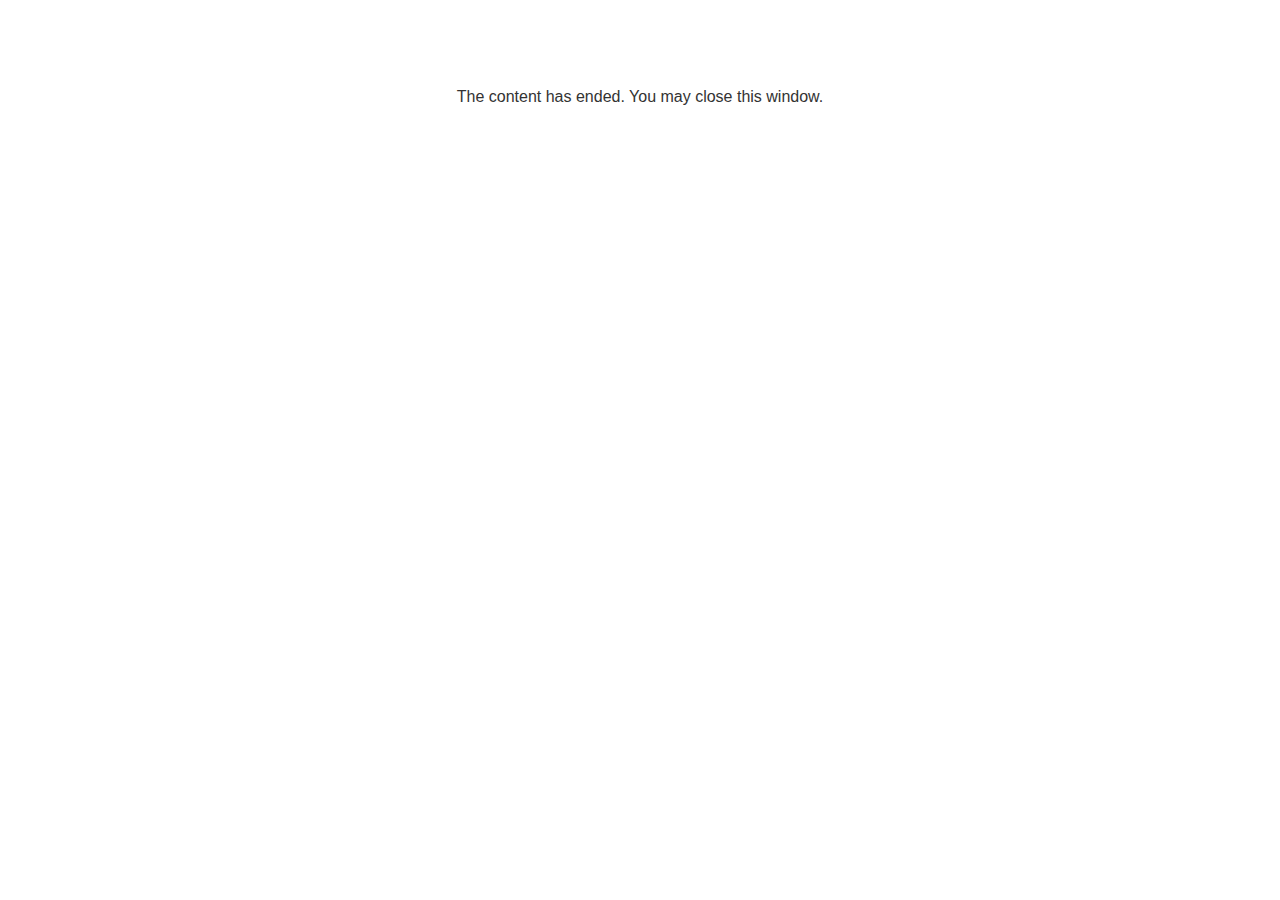
<file: lms/goodbye.html>
<!doctype html>
<html>
<body style="background-color: #ffffff;">

<p role="alert" style="color: #333333;font-family: Open Sans, articulate, tahoma, arial;font-size: medium;text-align: center;">
<br><br><br><br>
The content has ended. You may close this window.
</p>

</body>
</html>
</file>
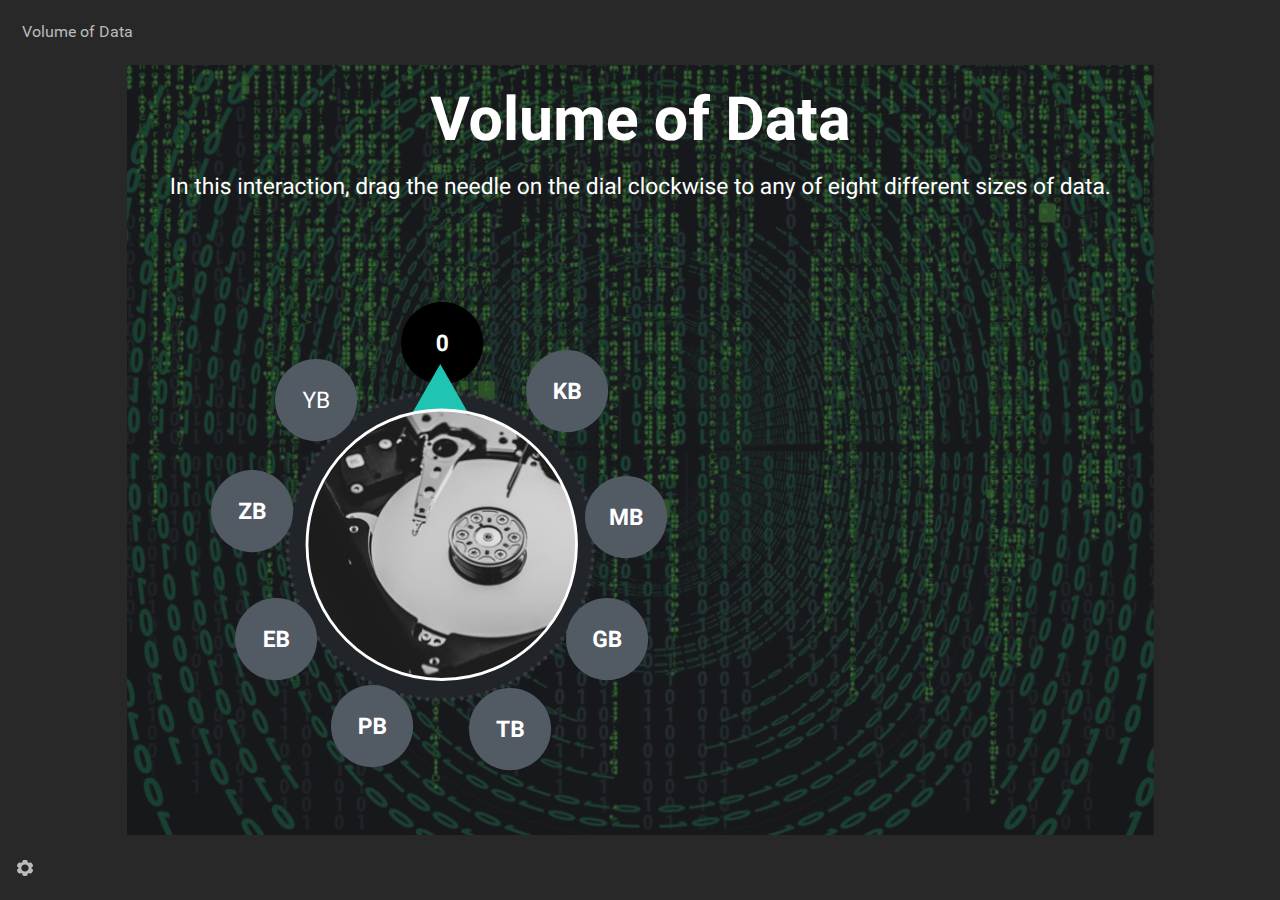
<file: story_content/WebObjects/5qTP0eV24EY/assets/w6OqJYqvM8Ci1lse/story.html>
<!doctype html>
<html lang="en-US">
<head>
  <meta charset="utf-8">
  <!-- Created using Storyline 360 - http://www.articulate.com  -->
  <!-- version: 3.60.26947.0 -->
  <title>Volume of Data</title>
  <meta http-equiv="x-ua-compatible" content="IE=edge"/>
  <meta name="viewport" content="width=device-width,initial-scale=1,user-scalable=no,shrink-to-fit=no,minimal-ui"/>
  <meta name="apple-mobile-web-app-capable" content="yes"/>
  <style>
    html, body { height: 100%; padding: 0; margin: 0 }
    #app { height: 100%; width: 100%; }
  </style>
  
  <script>window.THREE = { };</script>
<meta name="robots" content="noindex, nofollow"></head>
<body style="background: #282828" class="cs-HTML theme-unified">
<script src="player-interface.js"></script>
  <script>!function(e){var i=/iPhone/i,o=/iPod/i,n=/iPad/i,t=/(?=.*\bAndroid\b)(?=.*\bMobile\b)/i,d=/Android/i,s=/(?=.*\bAndroid\b)(?=.*\bSD4930UR\b)/i,b=/(?=.*\bAndroid\b)(?=.*\b(?:KFOT|KFTT|KFJWI|KFJWA|KFSOWI|KFTHWI|KFTHWA|KFAPWI|KFAPWA|KFARWI|KFASWI|KFSAWI|KFSAWA)\b)/i,r=/IEMobile/i,h=/(?=.*\bWindows\b)(?=.*\bARM\b)/i,a=/BlackBerry/i,l=/BB10/i,p=/Opera Mini/i,f=/(CriOS|Chrome)(?=.*\bMobile\b)/i,u=/(?=.*\bFirefox\b)(?=.*\bMobile\b)/i,c=new RegExp("(?:Nexus 7|BNTV250|Kindle Fire|Silk|GT-P1000)","i"),w=function(e,i){return e.test(i)},A=function(e){var A=e||navigator.userAgent,v=A.split("[FBAN");if(void 0!==v[1]&&(A=v[0]),this.apple={phone:w(i,A),ipod:w(o,A),tablet:!w(i,A)&&w(n,A),device:w(i,A)||w(o,A)||w(n,A)},this.amazon={phone:w(s,A),tablet:!w(s,A)&&w(b,A),device:w(s,A)||w(b,A)},this.android={phone:w(s,A)||w(t,A),tablet:!w(s,A)&&!w(t,A)&&(w(b,A)||w(d,A)),device:w(s,A)||w(b,A)||w(t,A)||w(d,A)},this.windows={phone:w(r,A),tablet:w(h,A),device:w(r,A)||w(h,A)},this.other={blackberry:w(a,A),blackberry10:w(l,A),opera:w(p,A),firefox:w(u,A),chrome:w(f,A),device:w(a,A)||w(l,A)||w(p,A)||w(u,A)||w(f,A)},this.seven_inch=w(c,A),this.any=this.apple.device||this.android.device||this.windows.device||this.other.device||this.seven_inch,this.phone=this.apple.phone||this.android.phone||this.windows.phone,this.tablet=this.apple.tablet||this.android.tablet||this.windows.tablet,"undefined"==typeof window)return this},v=function(){var e=new A;return e.Class=A,e};"undefined"!=typeof module&&module.exports&&"undefined"==typeof window?module.exports=A:"undefined"!=typeof module&&module.exports&&"undefined"!=typeof window?module.exports=v():"function"==typeof define&&define.amd?define("isMobile",[],e.isMobile=v()):e.isMobile=v()}(this);
    window.isMobile.apple.tablet = window.isMobile.apple.tablet ||
      (navigator.platform === 'MacIntel' && navigator.maxTouchPoints > 1);
    window.isMobile.apple.device = window.isMobile.apple.device || window.isMobile.apple.tablet;
    window.isMobile.tablet = window.isMobile.tablet || window.isMobile.apple.tablet;
    window.isMobile.any = window.isMobile.any || window.isMobile.apple.tablet;
  </script>

  <div id="focus-sink" tabindex="-1"></div>

  <div id="preso"></div>
  <script>
    window.DS = {};
    window.globals = {
      DATA_PATH_BASE: '',
      HAS_FRAME: true,
      HAS_SLIDE: true,

      lmsPresent: false,
      tinCanPresent: false,
      cmi5Present: false,
      aoSupport: false,
      scale: 'noscale',
      captureRc: false,
      browserSize: 'optimal',
      bgColor: '#282828',
      features: 'InsertSvgPicture,MultipleQuizTracking,ThreeSixtyDegreeProgressTrackingExclusions',
      themeName: 'unified',
      preloaderColor: '#FFFFFF',
      suppressAnalytics: false,
      productChannel: 'stable',
      publishSource: 'storyline',
      aid: 'aid|495fd4d0-39a4-4387-8f52-10a318a6e345',
      cid: 'bb2640c2-f4ab-4bba-93eb-2726533a88e3',
      playerVersion: '3.60.26947.0',
      maxIosVideoElements: 10,

      
      parseParams: function(qs) {
        if (window.globals.parsedParams != null) {
          return window.globals.parsedParams;
        }
        qs = (qs || window.location.search.substr(1)).split('+').join(' ');
        var params = {},
            tokens,
            re = /[?&]?([^=]+)=([^&]*)/g;

        while (tokens = re.exec(qs)) {
          params[decodeURIComponent(tokens[1]).trim()] =
            decodeURIComponent(tokens[2]).trim();
        }
        window.globals.parsedParams = params;
        return params;
      }

    };

    (function() {

      var classTypes = [ 'desktop', 'mobile', 'phone', 'tablet' ];

      var addDeviceClasses = function(prefix, testObj) {
        var curr, i;
        for (i = 0; i < classTypes.length; i++) {
          curr = classTypes[i];
          if (testObj[curr]) {
            document.body.classList.add(prefix + curr);
          }
        }
      };

      var params = window.globals.parseParams(),
          isDevicePreview = params.devicepreview === '1',
          isPhoneOverride = params.deviceType === 'phone' || (isDevicePreview && params.phone == '1'),
          isTabletOverride = (params.deviceType === 'tablet' || isDevicePreview) && !isPhoneOverride,
          isMobileOverride = isPhoneOverride || isTabletOverride;

      var deviceView = {
        desktop: !window.isMobile.any && !isMobileOverride,
        mobile: window.isMobile.any || isMobileOverride,
        phone: isPhoneOverride || (window.isMobile.phone && !isTabletOverride),
        tablet: isTabletOverride || window.isMobile.tablet
      };

      window.globals.deviceView = deviceView;
      window.isMobile.desktop = !window.isMobile.any;
      window.isMobile.mobile = window.isMobile.any;

      addDeviceClasses('view-', deviceView);

    })();
  </script>
  
  <script src='story_content/user.js' type=text/javascript></script>
  <div class="slide-loader"></div>

  <script>
    var doc = document, loader = doc.body.querySelector('.slide-loader'); [ 1, 2, 3 ].forEach(function(n) { var d = doc.createElement('div'); d.style.backgroundColor = window.globals.preloaderColor; d.classList.add('mobile-loader-dot'); d.classList.add('dot' + n); loader.appendChild(d); });
  </script>

  <div class="mobile-load-title-overlay" style="display: none">
    <div class="mobile-load-title">Volume of Data</div>
  </div>

  <div class="mobile-chrome-warning"></div>

  <script>
    
    if (window.autoSpider && window.vInterfaceObject) {
      document.querySelector('.mobile-load-title-overlay').style.display = 'none';
    }
  </script>

  

  <link rel="stylesheet" href="html5/data/css/output.min.css" data-noprefix/>
</body>
<script src="html5/lib/scripts/bootstrapper.min.js"></script>
</html>
</file>
<file: story_content/WebObjects/5qTP0eV24EY/assets/w6OqJYqvM8Ci1lse/html5/data/css/output.min.css>
@font-face {
  font-family: 'RobotoBold Charset1Bold39D6CD45';
  src: url('[data-uri]');
  font-style: normal;
  font-weight: normal;
}
@font-face {
  font-family: 'Roboto Charset1_ 6IKMXwE2DC572D';
  src: url('[data-uri]');
  font-style: normal;
  font-weight: normal;
}
@font-face {
  font-family: 'Roboto Charset0_v5lJSRq46A5EDB0';
  src: url('[data-uri]');
  font-style: normal;
  font-weight: normal;
}
@font-face {
  font-family: 'RobotoBold Charset0BoldDCB83F8C';
  src: url('[data-uri]');
  font-style: normal;
  font-weight: normal;
}
@font-face {
  font-family: 'Arial Charset0_v8wz5YMo9EE9FF07';
  src: url('[data-uri]');
  font-style: normal;
  font-weight: normal;
}
.cs-HTML {
  background: rgba(40, 40, 40, 1);
}
.cs-npnxnanbnsnfns00000000001 .cs-infopanel  {
  box-shadow: 0 1px 0 rgba(0, 0, 0, 0);
  background: rgba(255, 255, 255, 1);
}
.cs-npnxnanbnsnfns00000000001 .cs-infopanel .cs-link {
  color: rgba(186, 187, 186, 1);
}
.cs-npnxnanbnsnfns00000000001 .cs-infopanel .cs-link:hover {
  color: rgba(255, 255, 255, 1);
}
.cs-npnxnanbnsnfns00000000001 .cs-infopanel .cs-name {
  color: rgba(68, 68, 68, 1);
}
.cs-npnxnanbnsnfns00000000001 .cs-infopanel .cs-title {
  color: rgba(153, 153, 153, 1);
}
.cs-npnxnanbnsnfns00000000001 .cs-infopanelpopup  {
  box-shadow: 0 1px 0 rgba(0, 0, 0, 0);
  background: rgba(0, 0, 0, 0);
}
.cs-npnxnanbnsnfns00000000001 .cs-infopanelpopup .cs-link {
  color: rgba(255, 0, 0, 1);
}
.cs-npnxnanbnsnfns00000000001 .cs-infopanelpopup .cs-link:hover {
  color: rgba(255, 255, 255, 1);
}
.cs-npnxnanbnsnfns00000000001 .cs-infopanelpopup .cs-name {
  color: rgba(255, 255, 255, 1);
}
.cs-npnxnanbnsnfns00000000001 .cs-infopanelpopup .cs-bio {
  color: rgba(186, 187, 186, 1);
}
.cs-npnxnanbnsnfns00000000001 .cs-timer  {
  color: rgba(186, 187, 186, 1);
}
.cs-npnxnanbnsnfns00000000001 .cs-duration stop:first-child {
  stop-color: rgba(60, 60, 60, 1);
}
.cs-npnxnanbnsnfns00000000001 .cs-duration stop:last-child {
  stop-color: rgba(60, 60, 60, 1);
}
.cs-npnxnanbnsnfns00000000001 .cs-elapsed stop:first-child {
  stop-color: rgba(254, 227, 71, 1);
}
.cs-npnxnanbnsnfns00000000001 .cs-elapsed stop:last-child {
  stop-color: rgba(254, 227, 71, 1);
}
.cs-npnxnanbnsnfns00000000001 .cs-timer .cs-pie .cs-innerstroke {
  stroke: rgba(199, 199, 199, 1);
}
.cs-npnxnanbnsnfns00000000001 .cs-timer .cs-pie .cs-innerborder {
  stroke: rgba(255, 255, 255, 1);
}
.cs-npnxnanbnsnfns00000000001 .cs-window  {
  box-shadow: 0 8px 5px rgba(0, 0, 0, 0.2);
  border-color: rgba(49, 99, 0, 0);
  background: rgba(33, 33, 33, 1);
  color: rgba(248, 248, 248, 1);
}
.cs-npnxnanbnsnfns00000000001 .cs-window .cs-diva {
  border-color: rgba(78, 78, 78, 1);
}
.cs-npnxnanbnsnfns00000000001 .cs-window .cs-divb {
  border-color: rgba(78, 78, 78, 0);
}
.cs-npnxnanbnsnfns00000000001 .cs-editor .cs-editor-slide {
  color: rgba(226, 226, 226, 1);
}
.cs-npnxnanbnsnfns00000000001 .cs-editor .cs-editor-html {
  color: rgba(186, 187, 186, 1);
}
.cs-npnxnanbnsnfns00000000001 .cs-editor .cs-editor-button {
  text-shadow: 0 1px 0 rgba(0, 0, 0, 0);
  color: rgba(255, 255, 255, 1);
  border-color: rgba(211, 211, 211, 1);
  background: rgba(34, 34, 34, 1);
}
.cs-npnxnanbnsnfns00000000001 .cs-editor .cs-editor-button:hover {
  background: rgba(68, 68, 68, 1);
}
.cs-npnxnanbnsnfns00000000001 .cs-editor .cs-editor-button:active {
  background: rgba(68, 68, 68, 1);
}
.cs-npnxnanbnsnfns00000000001 .cs-listitem  {
  color: rgba(186, 187, 186, 1);
  border-color: none;
  border: 1px solid transparent;
}
.cs-npnxnanbnsnfns00000000001 .cs-listitem:hover {
  background: rgba(255, 255, 255, 0.06);
  border-color: rgba(108, 108, 108, 1) !important;
  border-width: 1px;
  border-radius: 2px;
  border-style: solid;
  box-sizing: border-box;
}
.cs-npnxnanbnsnfns00000000001 .cs-listitem.hover {
  background: rgba(255, 255, 255, 0.06);
  border-color: rgba(108, 108, 108, 1) !important;
  border-width: 1px;
  border-radius: 2px;
  border-style: solid;
  box-sizing: border-box;
}
.cs-npnxnanbnsnfns00000000001 .cs-glossary  {
  color: rgba(186, 187, 186, 1);
}
.cs-npnxnanbnsnfns00000000001 .cs-glossary .cs-scrolling-panel {
  background: rgba(0, 0, 0, 0);
}
.cs-npnxnanbnsnfns00000000001 .cs-glossary .cs-term.cs-selected .cs-choice-list-trigger {
  color: rgba(255, 255, 255, 1);
  background: rgba(255, 255, 255, 1);
}
.cs-npnxnanbnsnfns00000000001 .cs-glossary .cs-term.cs-selected .cs-choice-list-trigger:focus {
  color: rgba(255, 255, 255, 1);
  background: rgba(255, 255, 255, 1);
}
.cs-npnxnanbnsnfns00000000001 .cs-glossary .cs-term:hover .cs-choice-list-trigger {
  background: rgba(186, 187, 186, 1);
}
.cs-npnxnanbnsnfns00000000001 .cs-glossary .cs-term.hover .cs-choice-list-trigger {
  background: rgba(186, 187, 186, 1);
}
.cs-npnxnanbnsnfns00000000001 .cs-glossary .cs-term .cs-choice-list-trigger:focus {
  background: rgba(186, 187, 186, 1);
}
.cs-npnxnanbnsnfns00000000001 .cs-glossary .cs-diva {
  border-color: rgba(0, 0, 0, 0);
}
.cs-npnxnanbnsnfns00000000001 .cs-glossary .cs-divb {
  border-color: rgba(0, 0, 0, 0);
}
.cs-npnxnanbnsnfns00000000001 .cs-glossary .cs-divc {
  border-color: rgba(0, 0, 0, 0);
}
.cs-npnxnanbnsnfns00000000001 .cs-glossary .cs-heading {
  color: rgba(248, 248, 248, 1);
  font-weight: 700;
}
.note-content p span {
  color: rgba(186, 187, 186, 1);
  line-height: 1.4em;
  font-size: 103.769%;
}
.cs-npnxnanbnsnfns00000000001 .cs-resource .cs-separator {
  border-color: rgba(0, 0, 0, 0);
}
.cs-npnxnanbnsnfns00000000001 .cs-outline  {
  color: rgba(45, 45, 45, 1);
}
.cs-npnxnanbnsnfns00000000001 .cs-outline .cs-diva {
  border-color: rgba(0, 0, 0, 0);
}
.cs-npnxnanbnsnfns00000000001 .cs-outline .cs-divb {
  border-color: rgba(0, 0, 0, 0);
}
.cs-npnxnanbnsnfns00000000001 .cs-outline .cs-divc {
  border-color: rgba(0, 0, 0, 0);
}
.cs-npnxnanbnsnfns00000000001 .cs-outline .cs-search-filter:hover {
  color: rgba(0, 0, 0, 0);
}
.cs-npnxnanbnsnfns00000000001 .cs-outline .cs-search-filter.hover {
  color: rgba(0, 0, 0, 0);
}
.cs-npnxnanbnsnfns00000000001 .cs-transcript  {
  color: rgba(255, 255, 255, 1);
}
.cs-npnxnanbnsnfns00000000001 .cs-transcript .cs-div {
  border-color: rgba(0, 0, 0, 0);
}
.cs-npnxnanbnsnfns00000000001 .cs-tabs:not(.topmenu-item) {
  color: rgba(248, 248, 248, 1);
}
.cs-npnxnanbnsnfns00000000001 .cs-tabs .cs-inner-button:not(.topmenu-item) {
  text-shadow: 0 1px 0 rgba(0, 0, 0, 0);
}
.cs-npnxnanbnsnfns00000000001 .cs-tabs:hover:not(.topmenu-item) {
  color: rgba(248, 248, 248, 1);
}
.cs-npnxnanbnsnfns00000000001 .cs-tabs.cs-selected {
  background: rgba(0, 0, 0, 0);
  color: rgba(248, 248, 248, 1);
}
.cs-npnxnanbnsnfns00000000001 .cs-seekcontrol  {
  background: rgba(0, 0, 0, 0);
  border-color: rgba(0, 0, 0, 0);
}
.cs-npnxnanbnsnfns00000000001 .cs-seekcontrol .cs-button:hover .cs-icon {
  fill: rgba(255, 255, 255, 1);
}
.cs-npnxnanbnsnfns00000000001 .cs-seekcontrol .cs-button.hover .cs-icon {
  fill: rgba(255, 255, 255, 1);
}
.cs-npnxnanbnsnfns00000000001 .cs-seekcontrol .cs-button .cs-icon-shadow {
  fill: rgba(0, 0, 0, 0);
}
.cs-npnxnanbnsnfns00000000001 .cs-seekcontrol .cs-button .cs-icon {
  fill: rgba(180, 180, 180, 1);
}
.cs-npnxnanbnsnfns00000000001 .cs-seekcontrol .cs-seek .cs-fill {
  background: rgba(255, 255, 255, 0.6);
}
.cs-npnxnanbnsnfns00000000001 .cs-seekcontrol .cs-seek {
  background: rgba(108, 108, 108, 1);
  border-color: rgba(0, 0, 0, 0);
}
.cs-npnxnanbnsnfns00000000001 .cs-searchinput .cs-input {
  color: rgba(186, 187, 186, 1);
  border-color: rgba(0, 0, 0, 0);
  background: rgba(255, 255, 255, 0.06);
}
.cs-npnxnanbnsnfns00000000001 .cs-searchinput .cs-input:focus {
  color: rgba(248, 248, 248, 1);
  background: rgba(41, 41, 41, 1);
}
.cs-npnxnanbnsnfns00000000001 .cs-searchinput .cs-input:hover {
  box-shadow: inset 0 0 1px 0 rgba(69, 126, 19, 0);
}
.cs-npnxnanbnsnfns00000000001 .cs-searchinput .cs-input.hover {
  box-shadow: inset 0 0 1px 0 rgba(69, 126, 19, 0);
}
.cs-npnxnanbnsnfns00000000001 .cs-searchinput .cs-button .cs-icon {
  fill: rgba(186, 187, 186, 1);
}
.cs-npnxnanbnsnfns00000000001 .cs-searchinput .cs-button:hover {
  fill: rgba(63, 133, 0, 1);
}
.cs-npnxnanbnsnfns00000000001 .cs-searchinput .cs-button.hover {
  fill: rgba(63, 133, 0, 1);
}
.cs-npnxnanbnsnfns00000000001 .cs-menu  {
  box-shadow: 0 1px 0 rgba(0, 0, 0, 0);
  background: rgba(33, 33, 33, 1);
}
.cs-npnxnanbnsnfns00000000001 .cs-topmenu-item.active .cs-tab {
  background: rgba(33, 33, 33, 1);
}
.cs-npnxnanbnsnfns00000000001 .cs-logo  {
  box-shadow: 0 1px 0 rgba(37, 75, 0, 1);
  background: rgba(255, 255, 255, 0);
}
.cs-npnxnanbnsnfns00000000001 .cs-checkbox  {
  color: rgba(255, 255, 255, 1);
}
.cs-npnxnanbnsnfns00000000001 .cs-checkbox:hover {
  border-color: rgba(175, 221, 130, 1);
}
.cs-npnxnanbnsnfns00000000001 .cs-checkbox.hover {
  border-color: rgba(175, 221, 130, 1);
}
.cs-npnxnanbnsnfns00000000001 .cs-checkbox .cs-box {
  color: rgba(255, 255, 255, 1);
  border-color: rgba(42, 83, 0, 1);
}
.cs-npnxnanbnsnfns00000000001 .cs-checkbox .cs-box:checked::after {
  color: rgba(43, 196, 0, 1);
}
.cs-npnxnanbnsnfns00000000001 .cs-button  {
  text-shadow: 0 1px 0 rgba(0, 0, 0, 0);
  color: rgba(186, 187, 186, 1);
  border-color: rgba(0, 0, 0, 0);
  background: rgba(0, 0, 0, 0);
  box-shadow: 0 1px 0 rgba(0, 0, 0, 0);
}
.cs-npnxnanbnsnfns00000000001 .cs-button .cs-icon {
  fill: rgba(186, 187, 186, 1);
}
.cs-npnxnanbnsnfns00000000001 .cs-button .cs-icon-shadow {
  fill: rgba(0, 0, 0, 0);
}
.cs-npnxnanbnsnfns00000000001 .cs-button:hover {
  background: rgba(248, 248, 248, 1);
}
.cs-npnxnanbnsnfns00000000001 .cs-button.hover {
  background: rgba(248, 248, 248, 1);
}
.cs-npnxnanbnsnfns00000000001 .cs-button:active {
  background: rgba(0, 0, 0, 0);
}
.cs-npnxnanbnsnfns00000000001 .cs-button.cs-disabled:hover {
  background: rgba(0, 0, 0, 0);
}
.cs-npnxnanbnsnfns00000000001 .cs-button.cs-disabled.hover {
  background: rgba(0, 0, 0, 0);
}
.cs-npnxnanbnsnfns00000000001 .cs-button.cs-disabled:active {
  background: rgba(0, 0, 0, 0);
}
.cs-npnxnanbnsnfns00000000001 .cs-button.cs-volume:hover {
  background: rgba(0, 0, 0, 0);
}
.cs-npnxnanbnsnfns00000000001 .cs-button.cs-volume.hover {
  background: rgba(0, 0, 0, 0);
}
.cs-npnxnanbnsnfns00000000001 .cs-button.cs-volume:active {
  background: rgba(0, 0, 0, 0);
}
.cs-npnxnanbnsnfns00000000001.cs-base  {
  color: rgba(186, 187, 186, 1);
  border-color: rgba(40, 40, 40, 1);
  background: rgba(40, 40, 40, 1);
}
.cs-npnxnanbnsnfns00000000001.cs-base .cs-separator .cs-diva {
  background: rgba(69, 69, 69, 1);
}
.cs-npnxnanbnsnfns00000000001.cs-base .cs-separator .cs-divb {
  background: rgba(0, 0, 0, 0);
}
.cs-npnxnanbnsnfns00000000001.cs-base .cs-topmenu-item.active .cs-tab {
  border-color: rgba(69, 69, 69, 1);
}
.cs-npnxnanbnsnfns00000000001.cs-base .cs-topmenu-item.active .cs-panel {
  border-color: rgba(69, 69, 69, 1);
}
.cs-npnxnanbnsnfns00000000001.cs-base .cs-left {
  background: rgba(33, 33, 33, 1);
}
.cs-npnxnanbnsnfns00000000001.cs-base .cs-area-primary .cs-slide-container {
  background: rgba(40, 40, 40, 1);
}
.cs-npnxnanbnsnfns00000000001.cs-base.cs-custom-theme .cs-brandhighlight-bg {
  background: rgba(79, 129, 189, 1) !important;
}
.cs-npnxnanbnsnfns00000000001.cs-base.cs-custom-theme .cs-brandhighlight-secondary-bg {
  background: rgba(255, 255, 255, 1) !important;
}
.cs-npnxnanbnsnfns00000000001.cs-base.cs-custom-theme .cs-brandhighlight-border {
  border-color: rgba(79, 129, 189, 1) !important;
}
.cs-npnxnanbnsnfns00000000001.cs-base.cs-custom-theme .cs-brandhighlight-text {
  color: rgba(79, 129, 189, 1) !important;
}
.cs-npnxnanbnsnfns00000000001.cs-base.cs-custom-theme .cs-brandhighlight-fill {
  fill: rgba(79, 129, 189, 1) !important;
}
.cs-npnxnanbnsnfns00000000001.cs-base.cs-custom-theme .cs-listitem.cs-selected {
  background-color: rgba(255, 255, 255, 0.06) !important;
}
.cs-npnxnanbnsnfns00000000001 .cs-volume::-moz-range-thumb {
  border-color: rgba(43, 85, 0, 1);
  box-shadow: inset 0 0 1px 0 rgba(43, 85, 0, 1);
  background: rgba(255, 255, 255, 1);
}
.cs-npnxnanbnsnfns00000000001 .cs-volume::-ms-thumb {
  border-color: rgba(43, 85, 0, 1);
  box-shadow: inset 0 0 1px 0 rgba(43, 85, 0, 1);
  background: rgba(255, 255, 255, 1);
}
.cs-npnxnanbnsnfns00000000001 .cs-volume::-webkit-slider-thumb {
  border-color: rgba(43, 85, 0, 1);
  box-shadow: inset 0 0 1px 0 rgba(43, 85, 0, 1);
  background: rgba(255, 255, 255, 1);
}
.cs-npnxnanbnsnfns00000000001 .cs-volume::-moz-range-track {
  border-color: rgba(66, 140, 1, 1);
  background: rgba(108, 108, 108, 1);
}
.cs-npnxnanbnsnfns00000000001 .cs-volume::-ms-track {
  border-color: rgba(66, 140, 1, 1);
  background: rgba(108, 108, 108, 1);
}
.cs-npnxnanbnsnfns00000000001 .cs-volume::-webkit-slider-runnable-track {
  border-color: rgba(66, 140, 1, 1);
  background: rgba(108, 108, 108, 1);
}
body.show-focus .tab-focus-box {
  box-shadow: 0 0 0 1px rgba(255, 255, 0, 1), 0 0 0 3px rgba(0, 32, 96, 1), 0 0 5px 5px rgba(255, 255, 0, 1);
  border-color: transparent;
  outline: 2px transparent solid;
}
.skipnav {
  box-shadow: 0 0 0 1px rgba(255, 255, 0, 1), 0 0 0 3px rgba(0, 32, 96, 1), 0 0 5px 5px rgba(255, 255, 0, 1);
  border-color: transparent;
  outline: 2px transparent solid;
}
.cs-npnxnanbnsnfns00000000001 .cs-listitem:hover {
  color: none;
}
.cs-npnxnanbnsnfns00000000001 .cs-listitem.hover {
  color: none;
}
.cs-npnxnanbnsnfns00000000001 .cs-listitem.cs-viewed {
  color: #BABBBA;
}
.cs-npnxnanbnsnfns00000000001 .cs-listitem {
  color: #BABBBA;
}
.cs-npnxnanbnsnfns00000000001 .cs-listitem:hover .cs-icon-carrot * {
  fill: none;
}
.cs-npnxnanbnsnfns00000000001 .cs-listitem.hover .cs-icon-carrot * {
  fill: none;
}
.cs-npnxnanbnsnfns00000000001 .cs-listitem .cs-icon-carrot {
  color: none;
  top: calc(3px);
}
.cs-npnxnanbnsnfns00000000001 .cs-listitem .cs-icon-carrot .cs-shadow {
  color: #F8F8F8;
}
.cs-npnxnanbnsnfns00000000001 .item-collapsible .is-scene {
  color: #F8F8F8 !important;
  font-weight: 700;
}
.cs-npnxnanbnsnfns00000000001 .is-scene .cs-icon-carrot * {
  color: #F8F8F8 !important;
  font-weight: 700;
}
.cs-npnxnanbnsnfns00000000001 .is-scene:not(.outline-links-collapse) > a {
  color: #F8F8F8;
}
.cs-npnxnanbnsnfns00000000001 .is-scene:not(.outline-links-collapse) .cs-icon-carrot * {
  fill: none !important;
  color: #F8F8F8 !important;
}
.cs-npnxnanbnsnfns00000000001 .tabs, .cs-npnxnanbnsnfns00000000001 .cs-logo {
  border-bottom: 1px solid rgba(108, 108, 108, 1);
}
.cs-npnxnanbnsnfns00000000001 .area-secondary-wrapper:after {
  background-image: url('[data-uri]');
  background-size: 100%;
}
.cs-npnxnanbnsnfns00000000001 .panel-footer {
  background: #212121;
}
.cs-npnxnanbnsnfns00000000001 #outline-search {
  background: rgba(255, 255, 255, 0.06);
  border-color: rgba(108, 108, 108, 1);
  border-width: 1px;
  border-style: solid;
}
.cs-npnxnanbnsnfns00000000001 .topmenu-panel #outline-search {
  background: #545454;
}
.cs-npnxnanbnsnfns00000000001 .search-icon circle, .cs-npnxnanbnsnfns00000000001 .search-icon path {
  stroke: #BABBBA;
}
.cs-npnxnanbnsnfns00000000001 #outline-search input[type   =search] {
  color: #F8F8F8;
}
.cs-npnxnanbnsnfns00000000001 #outline-search ::-webkit-input-placeholder {
  color: #BABBBA !important;
}
.cs-npnxnanbnsnfns00000000001 #outline-search :-ms-input-placeholder {
  color: #BABBBA !important;
}
.cs-npnxnanbnsnfns00000000001 #outline-search ::-moz-placeholder {
  color: #BABBBA !important;
  opacity: 1;
}
.cs-npnxnanbnsnfns00000000001 .cs-topmenu-item.active, body:not(.is-touchable-tablet) .cs-npnxnanbnsnfns00000000001 .cs-topmenu-item:hover {
  color: #F8F8F8;
}
.cs-npnxnanbnsnfns00000000001 .cs-topmenu-item.button-tapped {
  color: #F8F8F8;
}
.cs-npnxnanbnsnfns00000000001 .cs-topmenu-item.active .cs-tab, .cs-npnxnanbnsnfns00000000001 .cs-topmenu-item .cs-tab {
  background: transparent !important;
  border: none !important;
}
.cs-npnxnanbnsnfns00000000001 .top-tabs-drop-icon div {
  background: #BABBBA;
}
.cs-npnxnanbnsnfns00000000001 .cs-panel.topmenu-panel .panel-content, .cs-npnxnanbnsnfns00000000001 .top-tabs-drop {
  background: #212121;
}
.cs-npnxnanbnsnfns00000000001 .cs-topmenu-item.active .cs-panel {
  background: #212121;
}
.cs-npnxnanbnsnfns00000000001 .cs-menu.topmenu-panel, .cs-npnxnanbnsnfns00000000001 .top-tabs-drop {
  border: 1px solid rgba(69, 69, 69, 1) !important;
  border-radius: 3px;
}
.cs-npnxnanbnsnfns00000000001 .resources .resources-list a:hover {
  background: rgba(255, 255, 255, 0.06);
}
body:not(.is-touchable-tablet) .cs-npnxnanbnsnfns00000000001 .resources .resources-list a:hover {
  background: rgba(255, 255, 255, 0.06);
}
.cs-npnxnanbnsnfns00000000001 .resources .resources-list a.hover {
  background: rgba(255, 255, 255, 0.06);
}
body:not(.is-touchable-tablet) .cs-npnxnanbnsnfns00000000001 .resources .resources-list a.hover {
  background: rgba(255, 255, 255, 0.06);
}
.cs-npnxnanbnsnfns00000000001 .resources .resources-list a.button-tapped {
  background: rgba(255, 255, 255, 0.06);
}
.cs-npnxnanbnsnfns00000000001 .cs-icon path, .cs-npnxnanbnsnfns00000000001 .cs-icon rect, .cs-npnxnanbnsnfns00000000001 .cs-icon polygon, .cs-npnxnanbnsnfns00000000001 .menu-icon-wrapper.menu-icon-wrapper-hover path {
  fill: #BABBBA;
}
.cs-npnxnanbnsnfns00000000001 .cs-icon .icon-stroke-only {
  fill: none !important;
  stroke: #BABBBA !important;
}
body:not(.is-touchable-tablet) .cs-npnxnanbnsnfns00000000001 .cs-button:hover .cs-icon path, body:not(.is-touchable-tablet) .cs-npnxnanbnsnfns00000000001 .cs-button:hover .cs-icon rect, body:not(.is-touchable-tablet) .cs-npnxnanbnsnfns00000000001 .cs-button:hover .cs-icon polygon {
  fill: #F8F8F8;
}
body:not(.is-touchable-tablet) .cs-npnxnanbnsnfns00000000001 .cs-tabs:hover .search-icon circle, body:not(.is-touchable-tablet) .cs-npnxnanbnsnfns00000000001 .cs-tabs:hover .search-icon path {
  stroke: #F8F8F8;
}
.cs-npnxnanbnsnfns00000000001 .cs-button.button-tapped .cs-icon path, .cs-npnxnanbnsnfns00000000001 .cs-button.button-tapped .cs-icon rect, .cs-npnxnanbnsnfns00000000001 .cs-button.button-tapped .cs-icon polygon {
  fill: #F8F8F8;
}
body:not(.is-touchable-tablet) .cs-npnxnanbnsnfns00000000001 .cs-button:hover .cs-icon .icon-stroke-only {
  fill: none !important;
  stroke: #F8F8F8 !important;
}
.cs-npnxnanbnsnfns00000000001 .cs-button:button-tapped .cs-icon .icon-stroke-only {
  fill: none !important;
  stroke: #F8F8F8 !important;
}
.cs-npnxnanbnsnfns00000000001 .menu-icon-wrapper.menu-icon-wrapper-hover svg path {
  fill: #F8F8F8;
}
.floating-sidebar:not(.sidebar-closed) .cs-npnxnanbnsnfns00000000001 #hamburger .menu-icon-wrapper svg path {
  fill: #BABBBA;
}
.floating-sidebar:not(.sidebar-closed) .cs-npnxnanbnsnfns00000000001 #hamburger .menu-icon-wrapper.menu-icon-wrapper-hover svg path {
  fill: #F8F8F8;
}
.cs-npnxnanbnsnfns00000000001 .volume .btn:before {
  background-image: url('[data-uri]');
}
.cs-npnxnanbnsnfns00000000001 .volume-track {
  background: #6C6C6C;
}
.cs-npnxnanbnsnfns00000000001 .volume-icon circle {
  stroke: #BABBBA;
}
.cs-npnxnanbnsnfns00000000001 .cs-settings > .settings-panel {
  background: #212121;
  border: 1px solid rgba(69, 69, 69, 1) !important;
  border-radius: 3px;
}
.cs-npnxnanbnsnfns00000000001 .cs-settings > .panel-down-arrow {
  fill: #212121;
}
.cs-npnxnanbnsnfns00000000001 .switch-toggle .border {
  stroke: #7C7C7C;
}
.cs-npnxnanbnsnfns00000000001 .switch-toggle .thumb-off .thumb {
  fill: #A2A2A2;
}
.cs-npnxnanbnsnfns00000000001 .switch-toggle .thumb-on .track {
  fill: rgba(79, 129, 189, 1);
}
.cs-npnxnanbnsnfns00000000001 .switch-toggle .thumb-off .track {
  fill: rgba(255, 255, 255, 0.1);
}
.cs-npnxnanbnsnfns00000000001 .switch-label {
  color: #BABBBA;
}
.cs-npnxnanbnsnfns00000000001 .cs-panel .scrollarea-btn:after {
  background: rgba(179, 180, 179, 0.75);
}
.scrollarea-scrollbar:hover .scrollarea-btn:after, .scrollarea-scrollbar.highlight-scrollbar .scrollarea-btn:after {
  background: rgba(179, 180, 179, 0.75);
}
.floating-sidebar .sidebar-overlay {
  background: rgba(0, 0, 0, 0.85);
}
.cs-npnxnanbnsnfns00000000001 .overlay-message {
  background: rgba(0, 0, 0, 0.85);
}
.cs-npnxnanbnsnfns00000000001 .top-ui-bg, .cs-npnxnanbnsnfns00000000001 .bottom-ui-bg, .cs-npnxnanbnsnfns00000000001 .right-ui-bg, .cs-npnxnanbnsnfns00000000001 .left-ui-bg {
  background: rgba(40, 40, 40, 0.8);
}
.cs-npnxnanbnsnfns00000000001 .circle-progress-bg {
  fill: #282828;
}
.cs-npnxnanbnsnfns00000000001 .circle-progress-well {
  fill: #6C6C6C;
}
.cs-npnxnanbnsnfns00000000001 .circle-progress-pie {
  stroke: #6C6C6C;
}
.cs-npnxnanbnsnfns00000000001 .lightbox .option-pane {
  background: rgba(40, 40, 40, 0.8);
}
.cs-npnxnanbnsnfns00000000001 .lightbox .option-pane:before {
  background: #282828;
}
.cs-npnxnanbnsnfns00000000001 .message-window {
  background: #212121;
  border: 1px solid rgba(69, 69, 69, 1) !important;
  border-radius: 3px;
}
.cs-npnxnanbnsnfns00000000001 .message-window-header p, .cs-npnxnanbnsnfns00000000001 .message-window-text {
  color: #F8F8F8;
}
.cs-npnxnanbnsnfns00000000001 .message-window-header p {
  border-bottom: 1px solid rgba(255, 255, 255, 1);
}
.cs-npnxnanbnsnfns00000000001 .message-window button.slide-object-button {
  border: 1px solid rgba(255, 255, 255, 1) !important;
}
.cs-npnxnanbnsnfns00000000001 .message-window button.slide-object-button:hover {
  background: rgba(255, 255, 255, 0.06) !important;
}
.message-window .slide-object-button tspan, .message-window .slide-object-button-text tspan {
  fill: #F8F8F8 !important;
}
body:not(.is-touchable-tablet) .cs-npnxnanbnsnfns00000000001 .cs-button:hover .text {
  color: #F8F8F8;
}
.cs-npnxnanbnsnfns00000000001 .cs-button.button-tapped .text {
  color: #F8F8F8;
}
.cs-npnxnanbnsnfns00000000001.cs-base {
  background: #282828;
}
.cs-npnxnanbnsnfns00000000001 .cs-menu {
  background: transparent;
}
.cs-npnxnanbnsnfns00000000001 .progress-bar .progress-bar-fill:after {
  background: #FFFFFF !important;
}
.cs-npnxnanbnsnfns00000000001 .volume-dot {
  background: #FFFFFF !important;
}
.fn-npnxnanbsnfns00000000001 {
  font-family: 'Roboto26C12A41';
  -webkit-font-variant-ligatures: no-common-ligatures;
  font-variant-ligatures: no-common-ligatures;
}
.fn-pxabnsnfns00000000001 {
  font-family: 'Roboto26C12A41';
  -webkit-font-variant-ligatures: no-common-ligatures;
  font-variant-ligatures: no-common-ligatures;
}
.fn-npxnabnsnfns00000000001 {
  font-family: 'Roboto26C12A41';
  -webkit-font-variant-ligatures: no-common-ligatures;
  font-variant-ligatures: no-common-ligatures;
}
.fn-npnxnanbnsnfns00000000001 {
  font-family: 'Roboto26C12A41';
  -webkit-font-variant-ligatures: no-common-ligatures;
  font-variant-ligatures: no-common-ligatures;
}
.fn-pxabnsnfns00000000000 {
  font-family: 'Roboto26C12A41';
  -webkit-font-variant-ligatures: no-common-ligatures;
  font-variant-ligatures: no-common-ligatures;
}
@font-face {
  font-family: 'Roboto26C12A41';
  src: url('[data-uri]');
  font-style: normal;
  font-weight: bold;
}
@font-face {
  font-family: 'Roboto26C12A41';
  src: url('[data-uri]');
  font-style: normal;
  font-weight: normal;
}
.cs-InvalidPromptSlide .cs-6V6r6CqwfHG-InvalidPromptSlide-btn0 {
  color: rgba(255, 255, 255, 1);
  border-color: rgba(211, 211, 211, 1);
  background: rgba(34, 34, 34, 1);
  text-shadow: 0 1px 0 rgba(0, 0, 0, 0);
}
.cs-InvalidPromptSlide .cs-6V6r6CqwfHG-InvalidPromptSlide-btn0 .cs-html {
  color: rgba(186, 187, 186, 1);
}
.cs-InvalidPromptSlide .cs-6V6r6CqwfHG-InvalidPromptSlide-btn0 .cs-slide {
  border-color: rgba(226, 226, 226, 1);
}
.cs-InvalidPromptSlide .cs-6V6r6CqwfHG-InvalidPromptSlide-btn0:hover {
  background: rgba(68, 68, 68, 1);
}
.cs-InvalidPromptSlide .cs-6V6r6CqwfHG-InvalidPromptSlide-btn0:active {
  background: rgba(68, 68, 68, 1);
}
.cs-PrintPromptSlide .cs-6V6r6CqwfHG-PrintPromptSlide-btn0 {
  color: rgba(255, 255, 255, 1);
  border-color: rgba(211, 211, 211, 1);
  background: rgba(34, 34, 34, 1);
  text-shadow: 0 1px 0 rgba(0, 0, 0, 0);
}
.cs-PrintPromptSlide .cs-6V6r6CqwfHG-PrintPromptSlide-btn0 .cs-html {
  color: rgba(186, 187, 186, 1);
}
.cs-PrintPromptSlide .cs-6V6r6CqwfHG-PrintPromptSlide-btn0 .cs-slide {
  border-color: rgba(226, 226, 226, 1);
}
.cs-PrintPromptSlide .cs-6V6r6CqwfHG-PrintPromptSlide-btn0:hover {
  background: rgba(68, 68, 68, 1);
}
.cs-PrintPromptSlide .cs-6V6r6CqwfHG-PrintPromptSlide-btn0:active {
  background: rgba(68, 68, 68, 1);
}
.cs-ScrollPromptSlide .cs-6V6r6CqwfHG-ScrollPromptSlide-btn0 {
  color: rgba(255, 255, 255, 1);
  border-color: rgba(211, 211, 211, 1);
  background: rgba(34, 34, 34, 1);
  text-shadow: 0 1px 0 rgba(0, 0, 0, 0);
}
.cs-ScrollPromptSlide .cs-6V6r6CqwfHG-ScrollPromptSlide-btn0 .cs-html {
  color: rgba(186, 187, 186, 1);
}
.cs-ScrollPromptSlide .cs-6V6r6CqwfHG-ScrollPromptSlide-btn0 .cs-slide {
  border-color: rgba(226, 226, 226, 1);
}
.cs-ScrollPromptSlide .cs-6V6r6CqwfHG-ScrollPromptSlide-btn0:hover {
  background: rgba(68, 68, 68, 1);
}
.cs-ScrollPromptSlide .cs-6V6r6CqwfHG-ScrollPromptSlide-btn0:active {
  background: rgba(68, 68, 68, 1);
}
.cs-ExternalInterfaceErrorSlide .cs-buttonOK {
  color: rgba(255, 255, 255, 1);
  border-color: rgba(211, 211, 211, 1);
  background: rgba(34, 34, 34, 1);
  text-shadow: 0 1px 0 rgba(0, 0, 0, 0);
}
.cs-ExternalInterfaceErrorSlide .cs-buttonOK .cs-html {
  color: rgba(186, 187, 186, 1);
}
.cs-ExternalInterfaceErrorSlide .cs-buttonOK .cs-slide {
  border-color: rgba(226, 226, 226, 1);
}
.cs-ExternalInterfaceErrorSlide .cs-buttonOK:hover {
  background: rgba(68, 68, 68, 1);
}
.cs-ExternalInterfaceErrorSlide .cs-buttonOK:active {
  background: rgba(68, 68, 68, 1);
}
</file>
